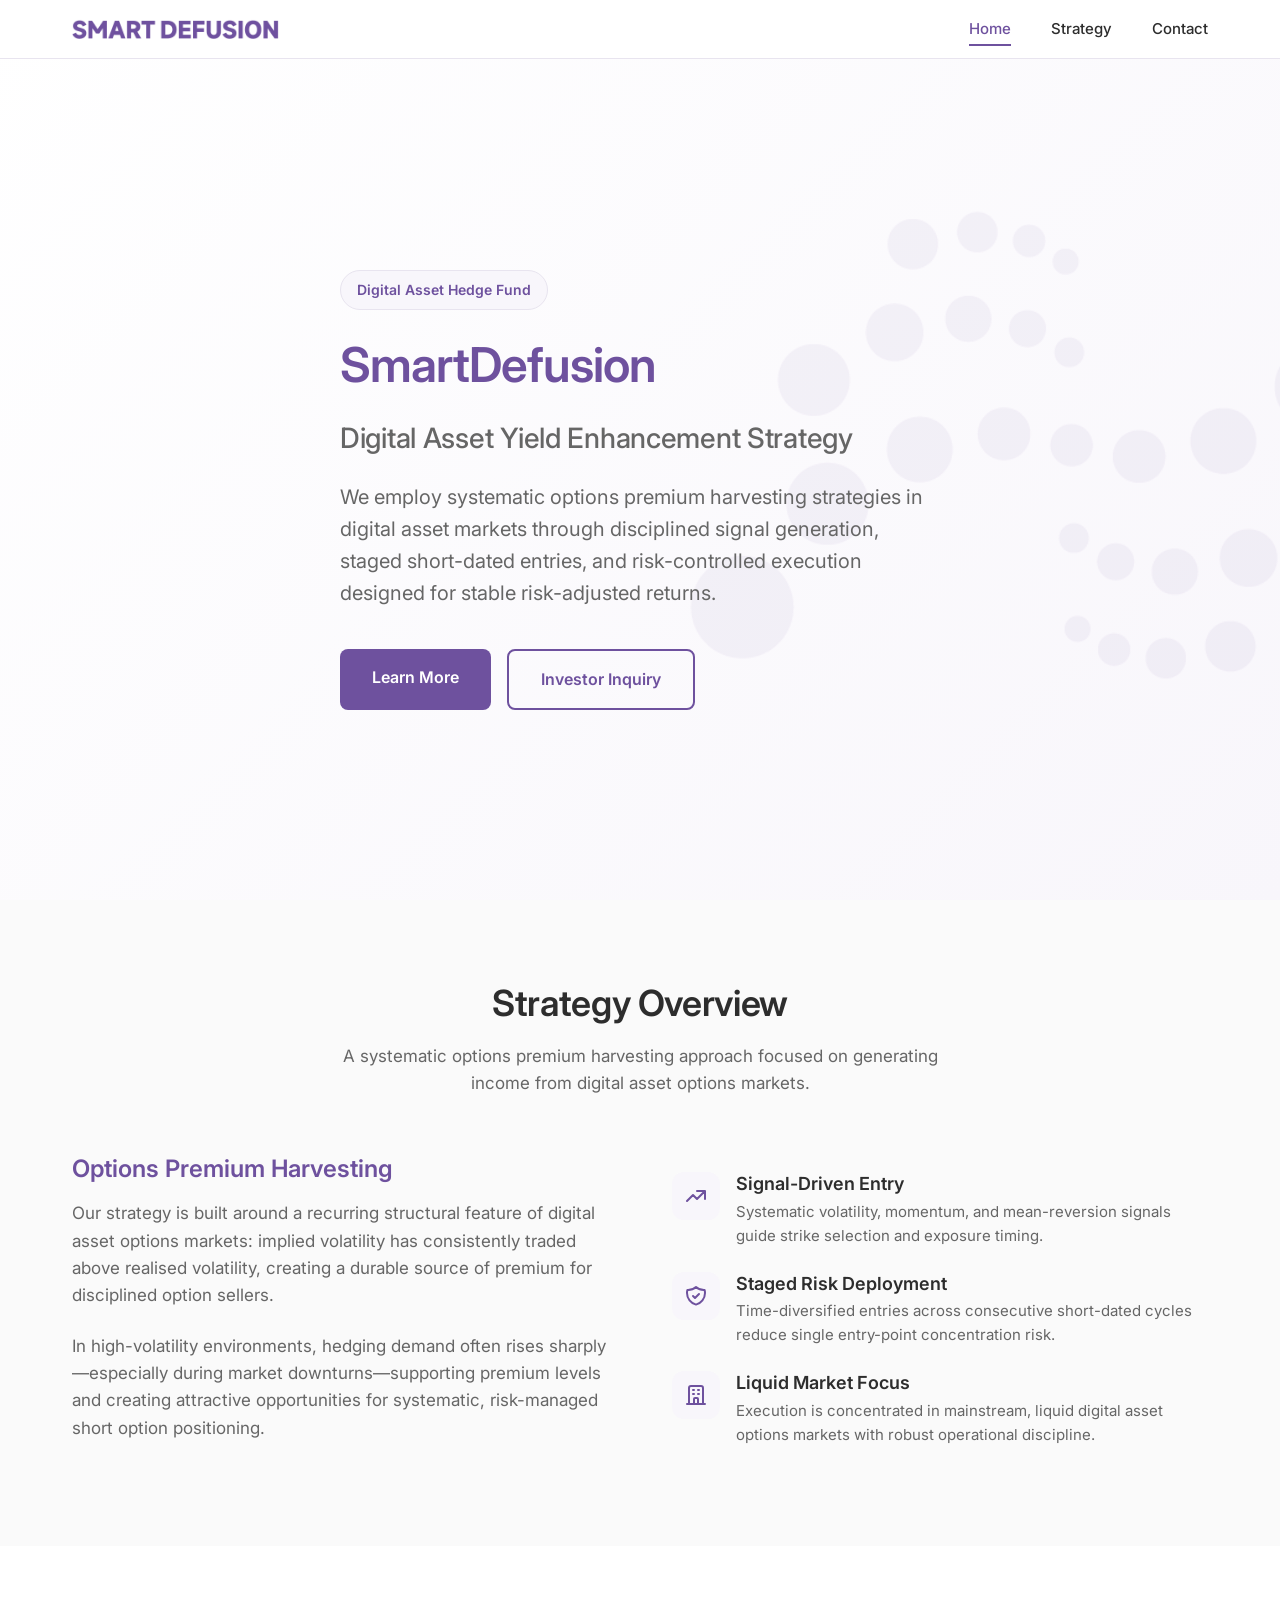
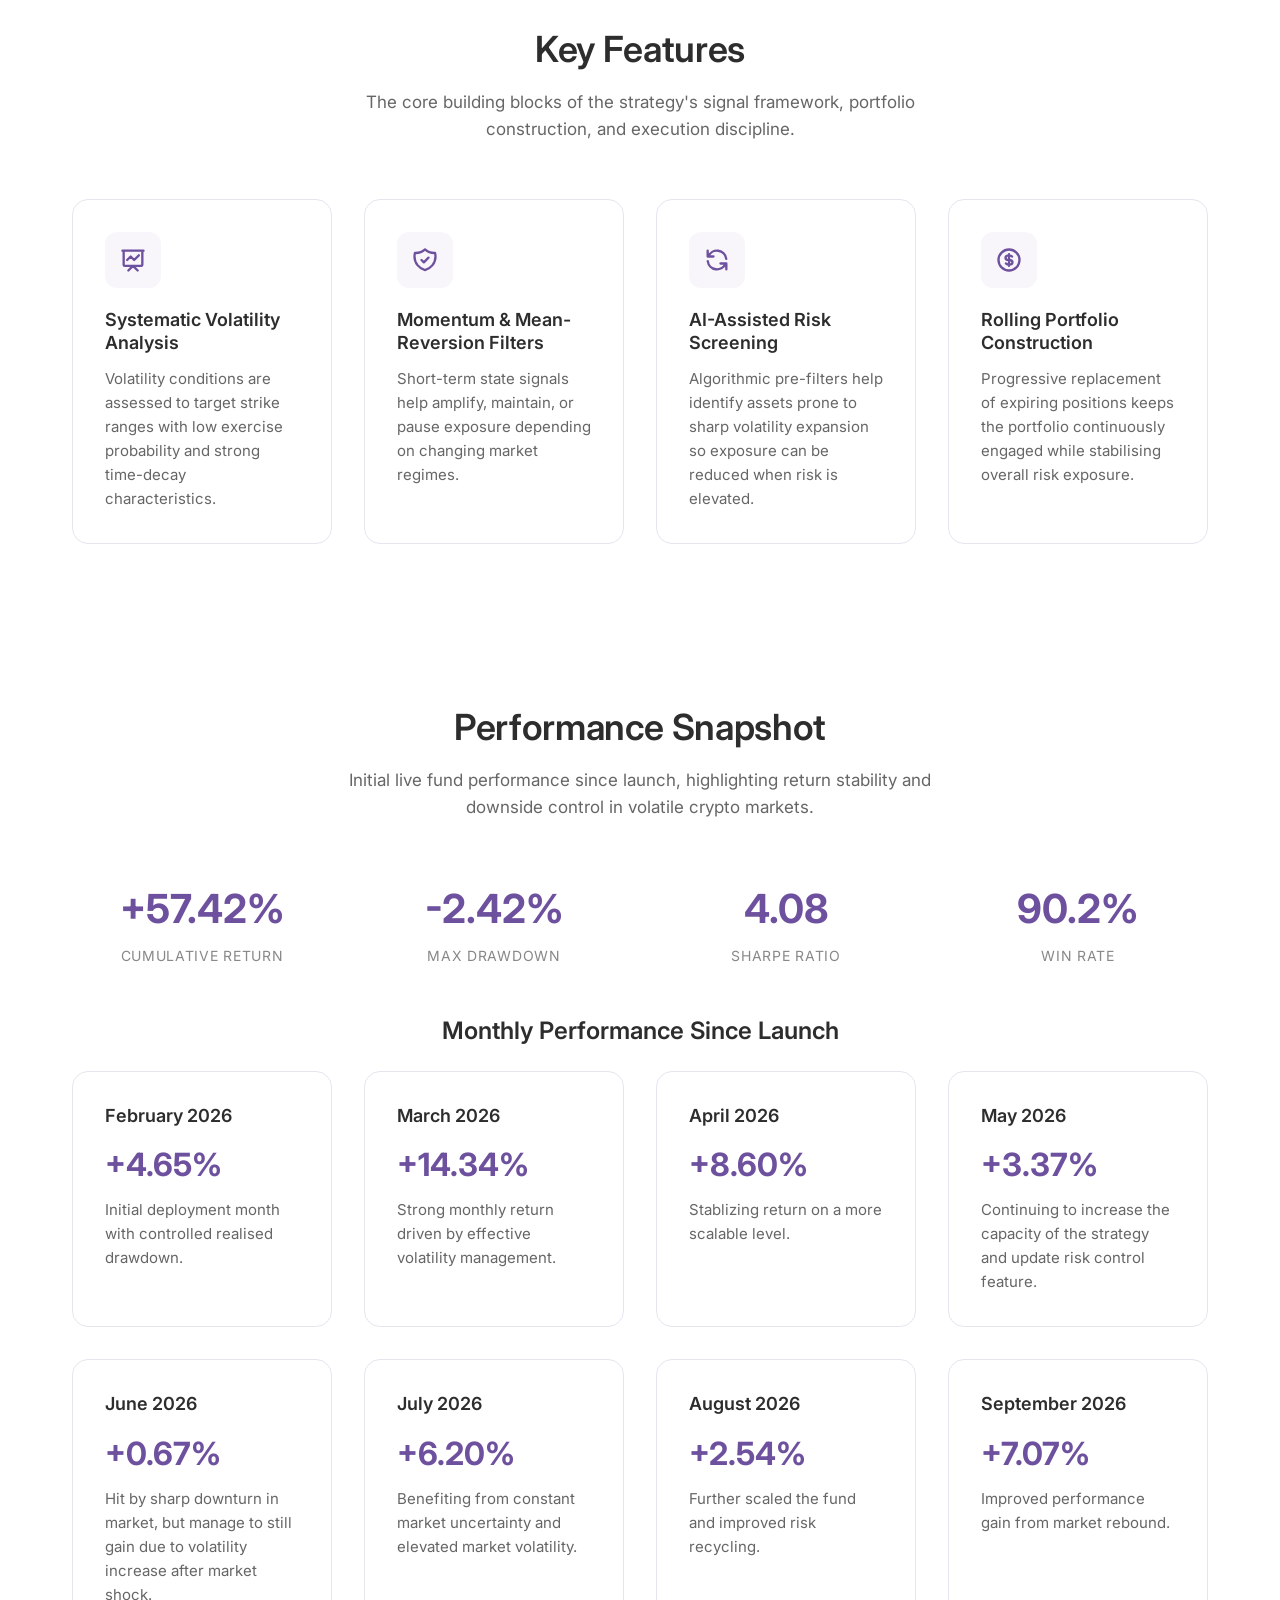
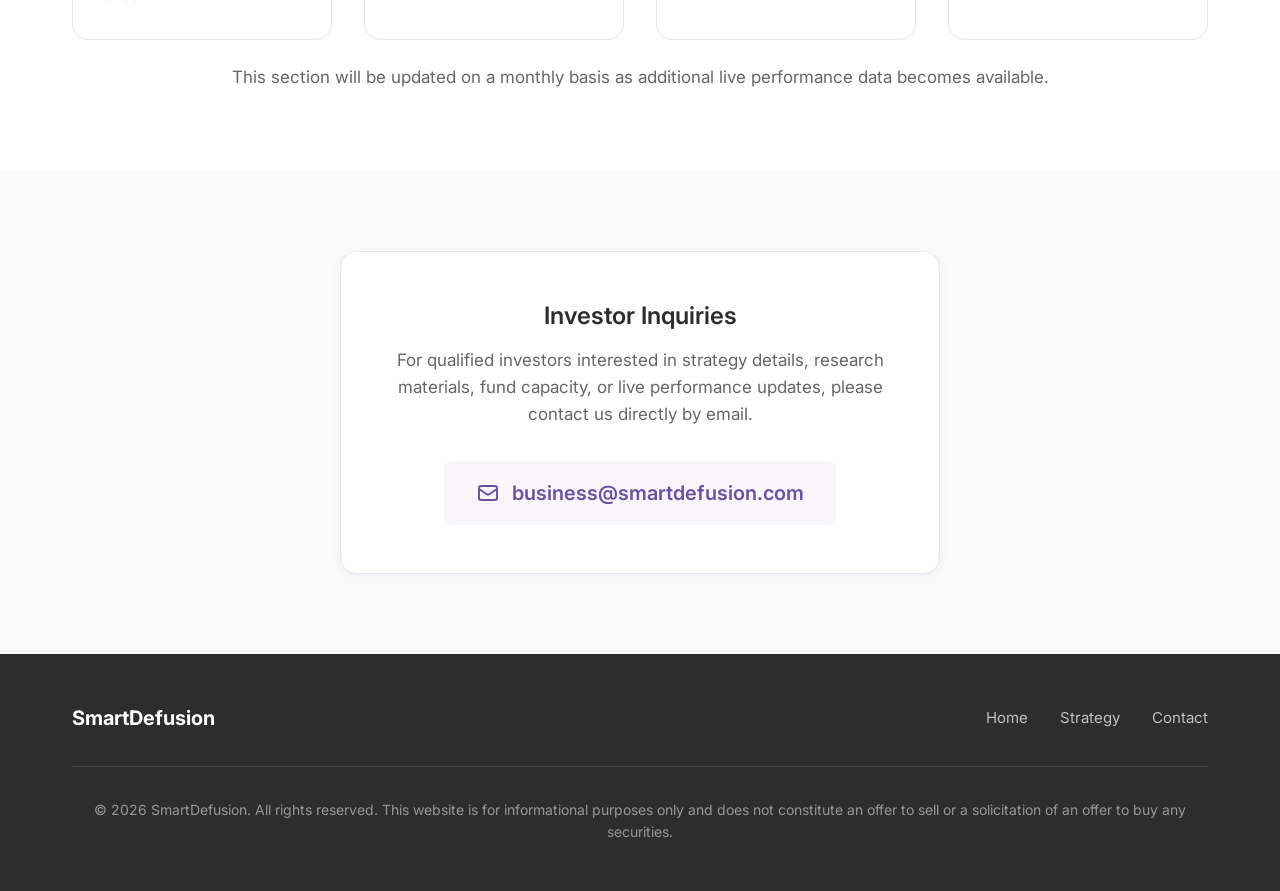
<file: index.html>
<!DOCTYPE html>
<html lang="en">
<head>
  <meta charset="UTF-8">
  <meta name="viewport" content="width=device-width, initial-scale=1.0">
  <meta name="description" content="SmartDefusion - Systematic digital asset options premium harvesting strategy driven by disciplined signals, staged entries, and risk-controlled execution.">
  <title>SmartDefusion | Digital Asset Hedge Fund</title>
  <link rel="icon" type="image/png" href="img/logo_dark.png">
  <link rel="preconnect" href="https://fonts.googleapis.com">
  <link rel="preconnect" href="https://fonts.gstatic.com" crossorigin>
  <link href="https://fonts.googleapis.com/css2?family=Inter:wght@400;500;600;700&display=swap" rel="stylesheet">
  <link rel="stylesheet" href="styles.css?v=1.1">
</head>
<body>
  <!-- Navigation -->
  <nav class="navbar">
    <div class="container">
      <a href="index.html" class="logo">
        <img src="img/name_dark.png" alt="SmartDefusion" class="logo-img">
      </a>
      <ul class="nav-links">
        <li><a href="index.html" class="active">Home</a></li>
        <li><a href="strategy.html">Strategy</a></li>
        <li><a href="#contact">Contact</a></li>
      </ul>
      <button class="mobile-menu-btn" aria-label="Toggle menu">
        <span></span>
        <span></span>
        <span></span>
      </button>
    </div>
  </nav>

  <!-- Hero Section -->
  <section class="hero">
    <div class="hero-bg-logo">
      <img src="img/logo_dark.png" alt="">
    </div>
    <div class="container">
      <div class="hero-content">
        <span class="hero-tagline">Digital Asset Hedge Fund</span>
        <h1><span>SmartDefusion</span></h1>
        <h2 style="font-size: 1.75rem; font-weight: 500; color: #666; margin-bottom: 1.5rem;">Digital Asset Yield Enhancement Strategy</h2>
        <p class="hero-description">
          We employ systematic options premium harvesting strategies in digital asset markets through
          disciplined signal generation, staged short-dated entries, and risk-controlled execution
          designed for stable risk-adjusted returns.
        </p>
        <div class="hero-buttons">
          <a href="strategy.html" class="btn btn-primary">Learn More</a>
          <a href="#contact" class="btn btn-outline">Investor Inquiry</a>
        </div>
      </div>
    </div>
  </section>

  <!-- Strategy Overview Section -->
  <section class="section strategy-overview bg-light">
    <div class="container">
      <div class="section-header">
        <h2>Strategy Overview</h2>
  <p>A systematic options premium harvesting approach focused on generating income from digital asset options markets.</p>
      </div>
      <div class="content-grid">
        <div class="strategy-text">
          <h3>Options Premium Harvesting</h3>
          <p>
            Our strategy is built around a recurring structural feature of digital asset options markets:
            implied volatility has consistently traded above realised volatility, creating a durable
            source of premium for disciplined option sellers.
          </p>
          <p>
            In high-volatility environments, hedging demand often rises sharply—especially during market
            downturns—supporting premium levels and creating attractive opportunities for systematic,
            risk-managed short option positioning.
          </p>
        </div>
        <div class="strategy-highlights">
          <div class="highlight-item">
            <div class="highlight-icon">
              <svg xmlns="http://www.w3.org/2000/svg" fill="none" viewBox="0 0 24 24" stroke="currentColor">
                <path stroke-linecap="round" stroke-linejoin="round" stroke-width="2" d="M13 7h8m0 0v8m0-8l-8 8-4-4-6 6" />
              </svg>
            </div>
            <div class="highlight-content">
              <h4>Signal-Driven Entry</h4>
              <p>Systematic volatility, momentum, and mean-reversion signals guide strike selection and exposure timing.</p>
            </div>
          </div>
          <div class="highlight-item">
            <div class="highlight-icon">
              <svg xmlns="http://www.w3.org/2000/svg" fill="none" viewBox="0 0 24 24" stroke="currentColor">
                <path stroke-linecap="round" stroke-linejoin="round" stroke-width="2" d="M9 12l2 2 4-4m5.618-4.016A11.955 11.955 0 0112 2.944a11.955 11.955 0 01-8.618 3.04A12.02 12.02 0 003 9c0 5.591 3.824 10.29 9 11.622 5.176-1.332 9-6.03 9-11.622 0-1.042-.133-2.052-.382-3.016z" />
              </svg>
            </div>
            <div class="highlight-content">
              <h4>Staged Risk Deployment</h4>
              <p>Time-diversified entries across consecutive short-dated cycles reduce single entry-point concentration risk.</p>
            </div>
          </div>
          <div class="highlight-item">
            <div class="highlight-icon">
              <svg xmlns="http://www.w3.org/2000/svg" fill="none" viewBox="0 0 24 24" stroke="currentColor">
                <path stroke-linecap="round" stroke-linejoin="round" stroke-width="2" d="M19 21V5a2 2 0 00-2-2H7a2 2 0 00-2 2v16m14 0h2m-2 0h-5m-9 0H3m2 0h5M9 7h1m-1 4h1m4-4h1m-1 4h1m-5 10v-5a1 1 0 011-1h2a1 1 0 011 1v5m-4 0h4" />
              </svg>
            </div>
            <div class="highlight-content">
              <h4>Liquid Market Focus</h4>
              <p>Execution is concentrated in mainstream, liquid digital asset options markets with robust operational discipline.</p>
            </div>
          </div>
        </div>
      </div>
    </div>
  </section>

  <!-- Key Features Section -->
  <section class="section features">
    <div class="container">
      <div class="section-header">
        <h2>Key Features</h2>
  <p>The core building blocks of the strategy's signal framework, portfolio construction, and execution discipline.</p>
      </div>
      <div class="features-grid">
        <div class="feature-card">
          <div class="feature-icon">
            <svg xmlns="http://www.w3.org/2000/svg" fill="none" viewBox="0 0 24 24" stroke="currentColor">
              <path stroke-linecap="round" stroke-linejoin="round" stroke-width="2" d="M7 12l3-3 3 3 4-4M8 21l4-4 4 4M3 4h18M4 4h16v12a1 1 0 01-1 1H5a1 1 0 01-1-1V4z" />
            </svg>
          </div>
          <h4>Systematic Volatility Analysis</h4>
          <p>Volatility conditions are assessed to target strike ranges with low exercise probability and strong time-decay characteristics.</p>
        </div>
        <div class="feature-card">
          <div class="feature-icon">
            <svg xmlns="http://www.w3.org/2000/svg" fill="none" viewBox="0 0 24 24" stroke="currentColor">
              <path stroke-linecap="round" stroke-linejoin="round" stroke-width="2" d="M9 12l2 2 4-4m5.618-4.016A11.955 11.955 0 0112 2.944a11.955 11.955 0 01-8.618 3.04A12.02 12.02 0 003 9c0 5.591 3.824 10.29 9 11.622 5.176-1.332 9-6.03 9-11.622 0-1.042-.133-2.052-.382-3.016z" />
            </svg>
          </div>
          <h4>Momentum & Mean-Reversion Filters</h4>
          <p>Short-term state signals help amplify, maintain, or pause exposure depending on changing market regimes.</p>
        </div>
        <div class="feature-card">
          <div class="feature-icon">
            <svg xmlns="http://www.w3.org/2000/svg" fill="none" viewBox="0 0 24 24" stroke="currentColor">
              <path stroke-linecap="round" stroke-linejoin="round" stroke-width="2" d="M4 4v5h.582m15.356 2A8.001 8.001 0 004.582 9m0 0H9m11 11v-5h-.581m0 0a8.003 8.003 0 01-15.357-2m15.357 2H15" />
            </svg>
          </div>
          <h4>AI-Assisted Risk Screening</h4>
          <p>Algorithmic pre-filters help identify assets prone to sharp volatility expansion so exposure can be reduced when risk is elevated.</p>
        </div>
        <div class="feature-card">
          <div class="feature-icon">
            <svg xmlns="http://www.w3.org/2000/svg" fill="none" viewBox="0 0 24 24" stroke="currentColor">
              <path stroke-linecap="round" stroke-linejoin="round" stroke-width="2" d="M12 8c-1.657 0-3 .895-3 2s1.343 2 3 2 3 .895 3 2-1.343 2-3 2m0-8c1.11 0 2.08.402 2.599 1M12 8V7m0 1v8m0 0v1m0-1c-1.11 0-2.08-.402-2.599-1M21 12a9 9 0 11-18 0 9 9 0 0118 0z" />
            </svg>
          </div>
          <h4>Rolling Portfolio Construction</h4>
          <p>Progressive replacement of expiring positions keeps the portfolio continuously engaged while stabilising overall risk exposure.</p>
        </div>
      </div>
    </div>
  </section>

  <!-- Performance Snapshot Section -->
  <section class="section performance">
    <div class="container">
      <div class="section-header">
        <h2>Performance Snapshot</h2>
        <p>Initial live fund performance since launch, highlighting return stability and downside control in volatile crypto markets.</p>
      </div>
      <div class="stats-preview">
        <div class="stat-item">
          <div class="stat-value">+57.42%</div>
          <div class="stat-label">Cumulative Return</div>
        </div>
        <div class="stat-item">
          <div class="stat-value">-2.42%</div>
          <div class="stat-label">Max Drawdown</div>
        </div>
        <div class="stat-item">
          <div class="stat-value">4.08</div>
          <div class="stat-label">Sharpe Ratio</div>
        </div>
        <div class="stat-item">
          <div class="stat-value">90.2%</div>
          <div class="stat-label">Win Rate</div>
        </div>
      </div>
      <h3 style="text-align: center; margin: 3rem 0 1.5rem; color: #2D2D2D;">Monthly Performance Since Launch</h3>
      <div class="features-grid">
        <div class="feature-card">
          <h4>February 2026</h4>
          <p style="font-size: 2rem; font-weight: 700; color: #6E519E; margin-bottom: 0.5rem;">+4.65%</p>
          <p>Initial deployment month with controlled realised drawdown.</p>
        </div>
        <div class="feature-card">
          <h4>March 2026</h4>
          <p style="font-size: 2rem; font-weight: 700; color: #6E519E; margin-bottom: 0.5rem;">+14.34%</p>
          <p>Strong monthly return driven by effective volatility management.</p>
        </div>
        <div class="feature-card">
          <h4>April 2026</h4>
          <p style="font-size: 2rem; font-weight: 700; color: #6E519E; margin-bottom: 0.5rem;">+8.60%</p>
          <p>Stablizing return on a more scalable level.</p>
        </div>
        <div class="feature-card">
          <h4>May 2026</h4>
          <p style="font-size: 2rem; font-weight: 700; color: #6E519E; margin-bottom: 0.5rem;">+3.37%</p>
          <p>Continuing to increase the capacity of the strategy and update risk control feature.</p>
        </div>
        <div class="feature-card">
          <h4>June 2026</h4>
          <p style="font-size: 2rem; font-weight: 700; color: #6E519E; margin-bottom: 0.5rem;">+0.67%</p>
          <p>Hit by sharp downturn in market, but manage to still gain due to volatility increase after market shock.</p>
        </div>
        <div class="feature-card">
          <h4>July 2026</h4>
          <p style="font-size: 2rem; font-weight: 700; color: #6E519E; margin-bottom: 0.5rem;">+6.20%</p>
          <p>Benefiting from constant market uncertainty and elevated market volatility.</p>
        </div>
        <div class="feature-card">
          <h4>August 2026</h4>
          <p style="font-size: 2rem; font-weight: 700; color: #6E519E; margin-bottom: 0.5rem;">+2.54%</p>
          <p>Further scaled the fund and improved risk recycling.</p>
        </div>
        <div class="feature-card">
          <h4>September 2026</h4>
          <p style="font-size: 2rem; font-weight: 700; color: #6E519E; margin-bottom: 0.5rem;">+7.07%</p>
          <p>Improved performance gain from market rebound.</p>
        </div>
      </div>
      <p style="margin-top: 1.5rem; text-align: center; color: #666; max-width: 820px; margin-left: auto; margin-right: auto;">
        This section will be updated on a monthly basis as additional live performance data becomes available.
      </p>
    </div>
  </section>

  <!-- Contact Section -->
  <section id="contact" class="section contact bg-light">
    <div class="container">
      <div class="contact-content">
        <div class="contact-card">
          <h3>Investor Inquiries</h3>
          <p>
            For qualified investors interested in strategy details, research materials, fund capacity,
            or live performance updates, please contact us directly by email.
          </p>
          <a href="mailto:business@smartdefusion.com" class="contact-email">
            <svg xmlns="http://www.w3.org/2000/svg" fill="none" viewBox="0 0 24 24" stroke="currentColor">
              <path stroke-linecap="round" stroke-linejoin="round" stroke-width="2" d="M3 8l7.89 5.26a2 2 0 002.22 0L21 8M5 19h14a2 2 0 002-2V7a2 2 0 00-2-2H5a2 2 0 00-2 2v10a2 2 0 002 2z" />
            </svg>
            business@smartdefusion.com
          </a>
        </div>
      </div>
    </div>
  </section>

  <!-- Footer -->
  <footer class="footer">
    <div class="container">
      <div class="footer-content">
        <span class="footer-logo">SmartDefusion</span>
        <ul class="footer-links">
          <li><a href="index.html">Home</a></li>
          <li><a href="strategy.html">Strategy</a></li>
          <li><a href="#contact">Contact</a></li>
        </ul>
      </div>
      <p class="footer-copyright">
        &copy; 2026 SmartDefusion. All rights reserved. This website is for informational purposes only and does not constitute an offer to sell or a solicitation of an offer to buy any securities.
      </p>
    </div>
  </footer>

  <!-- Mobile Menu Script -->
  <script>
    document.addEventListener('DOMContentLoaded', function() {
      const mobileMenuBtn = document.querySelector('.mobile-menu-btn');
      const navLinks = document.querySelector('.nav-links');

      mobileMenuBtn.addEventListener('click', function() {
        navLinks.classList.toggle('active');
      });

      // Close menu when clicking a link
      document.querySelectorAll('.nav-links a').forEach(link => {
        link.addEventListener('click', () => {
          navLinks.classList.remove('active');
        });
      });

      // Close menu when clicking outside
      document.addEventListener('click', function(event) {
        if (!event.target.closest('.navbar')) {
          navLinks.classList.remove('active');
        }
      });
    });
  </script>
</body>
</html>
</file>
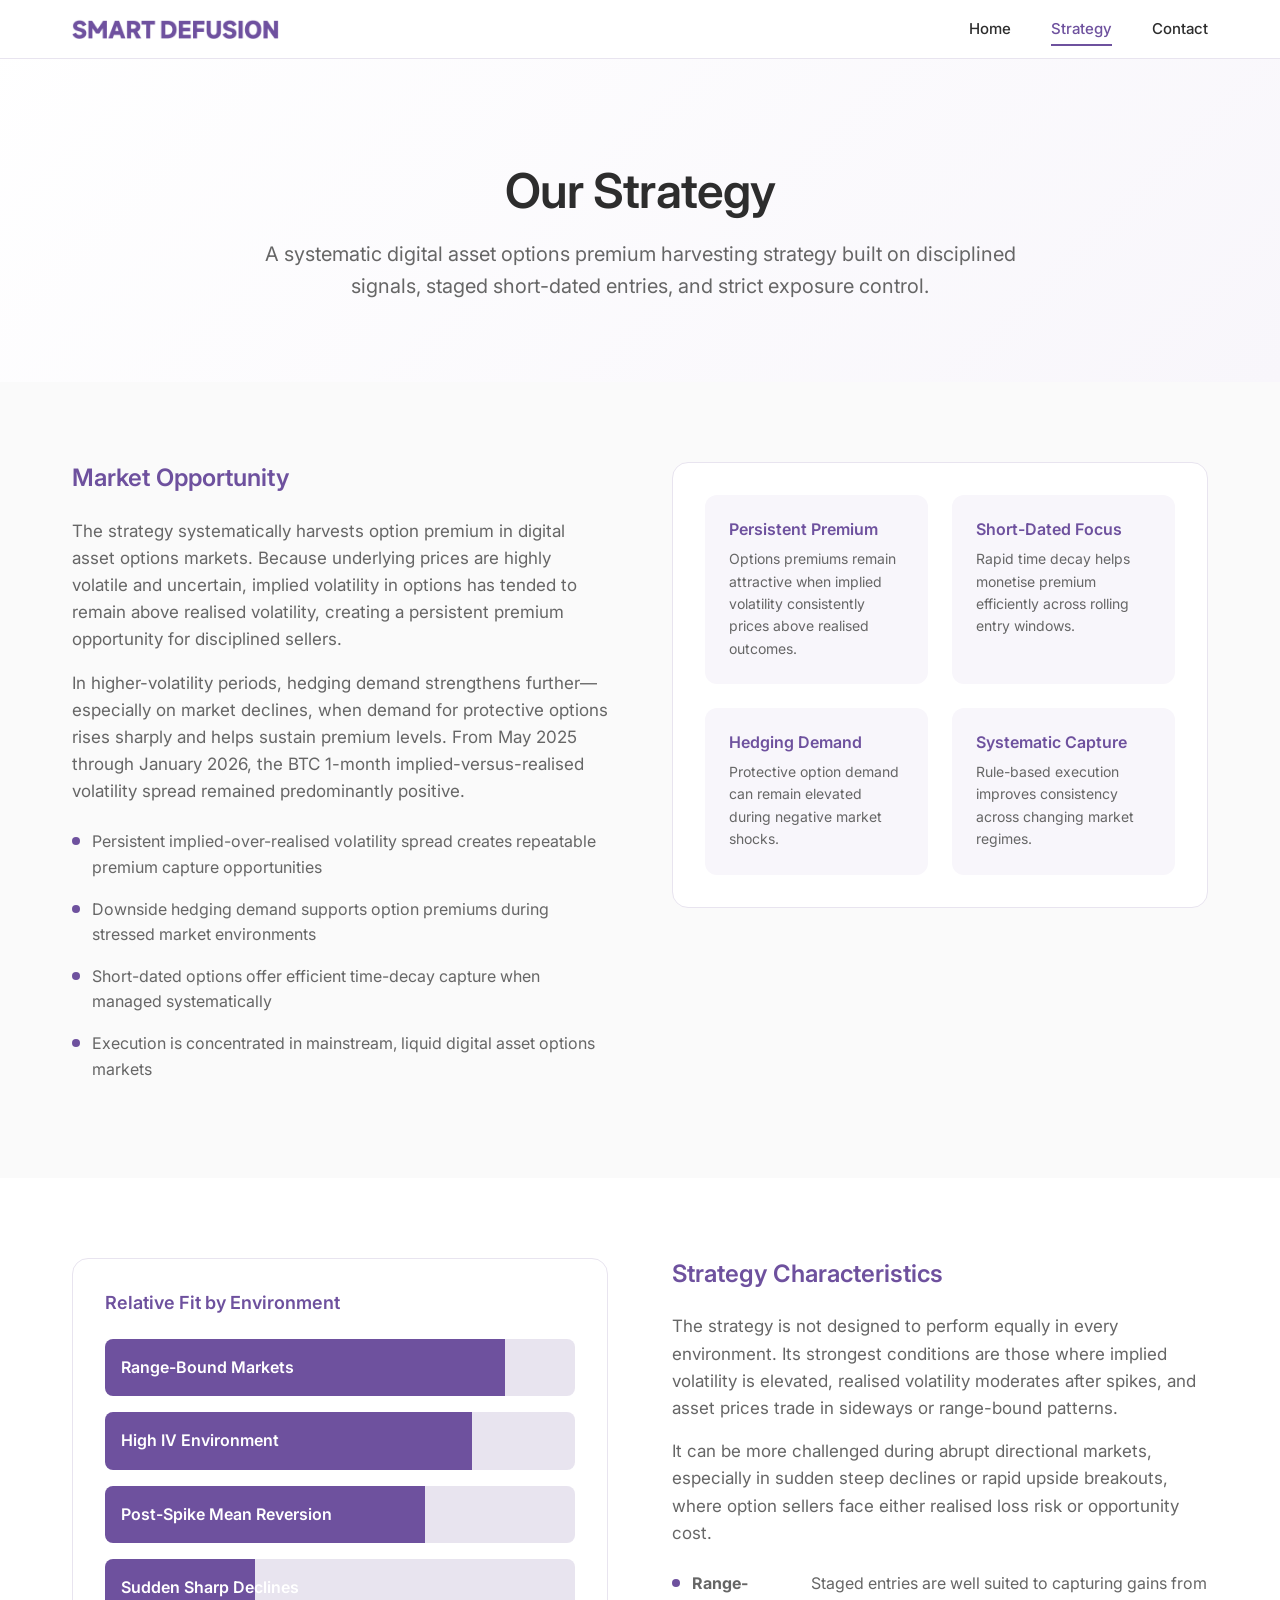
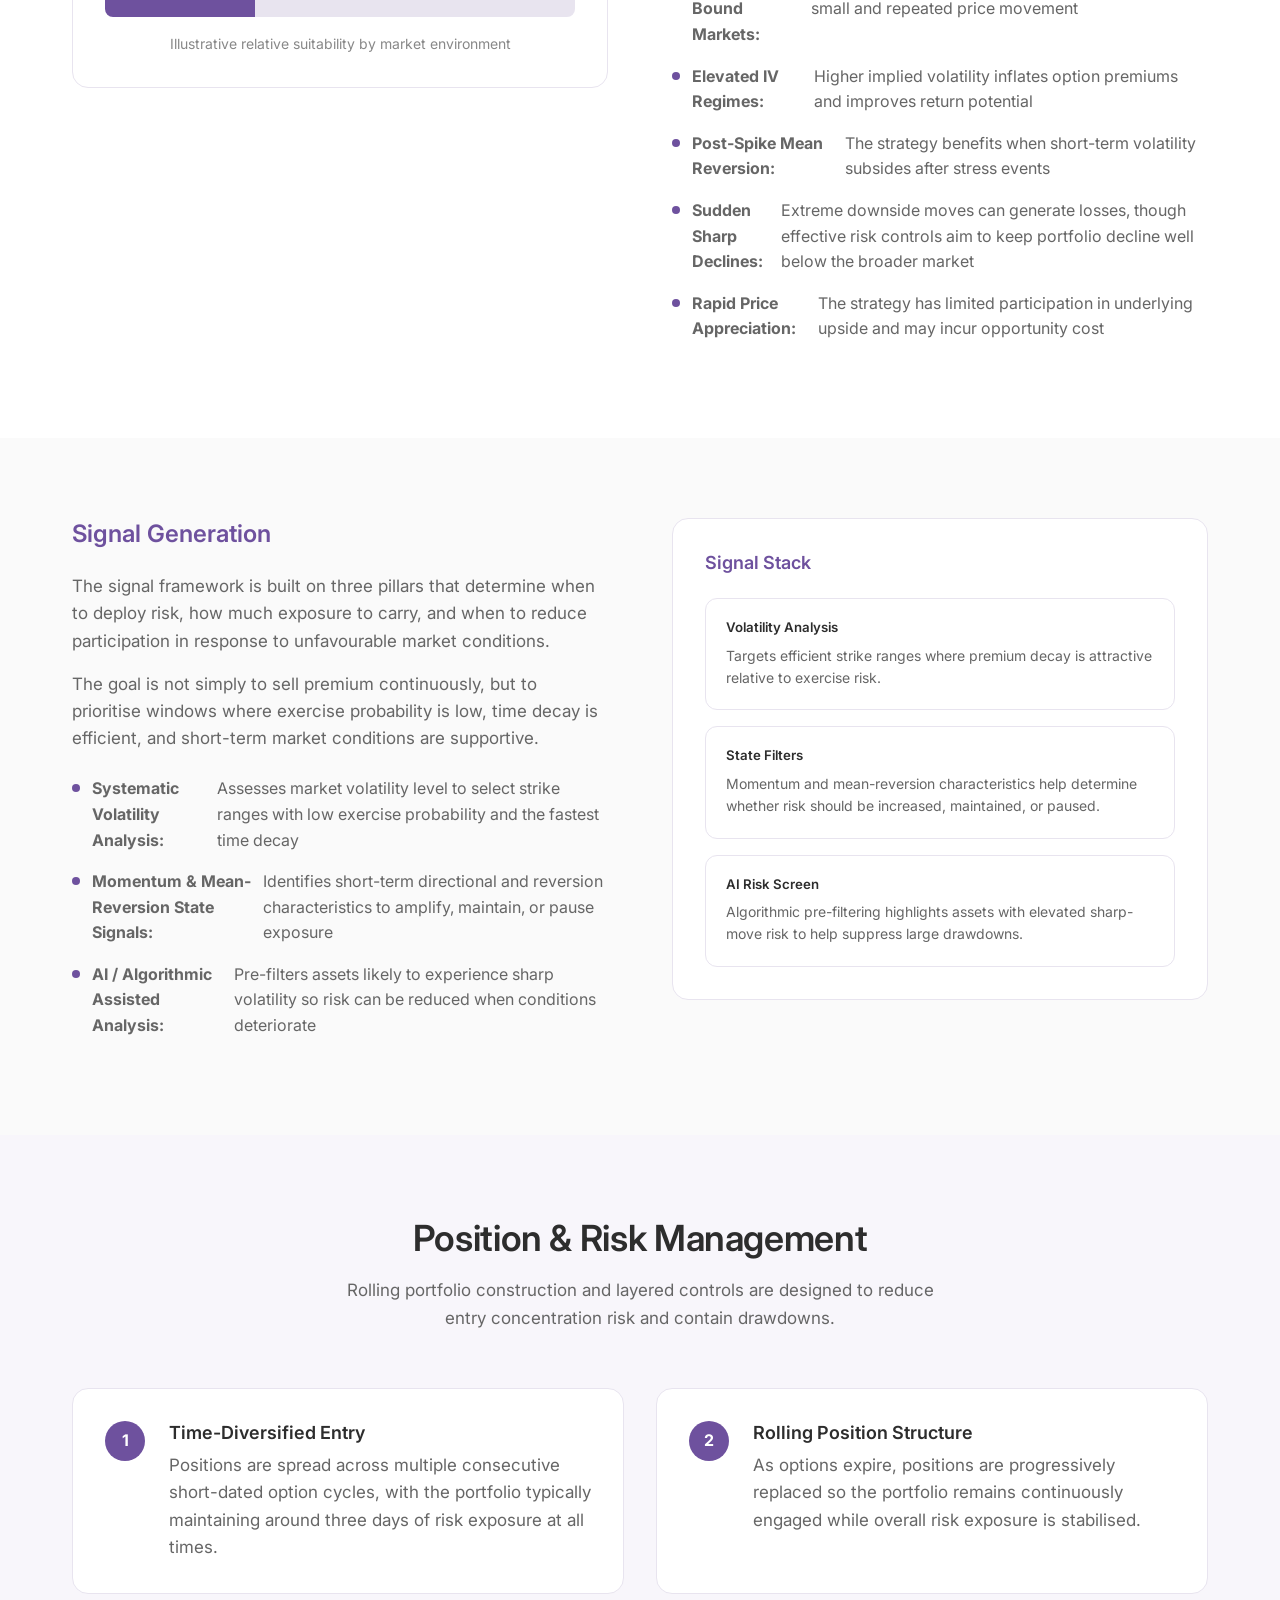
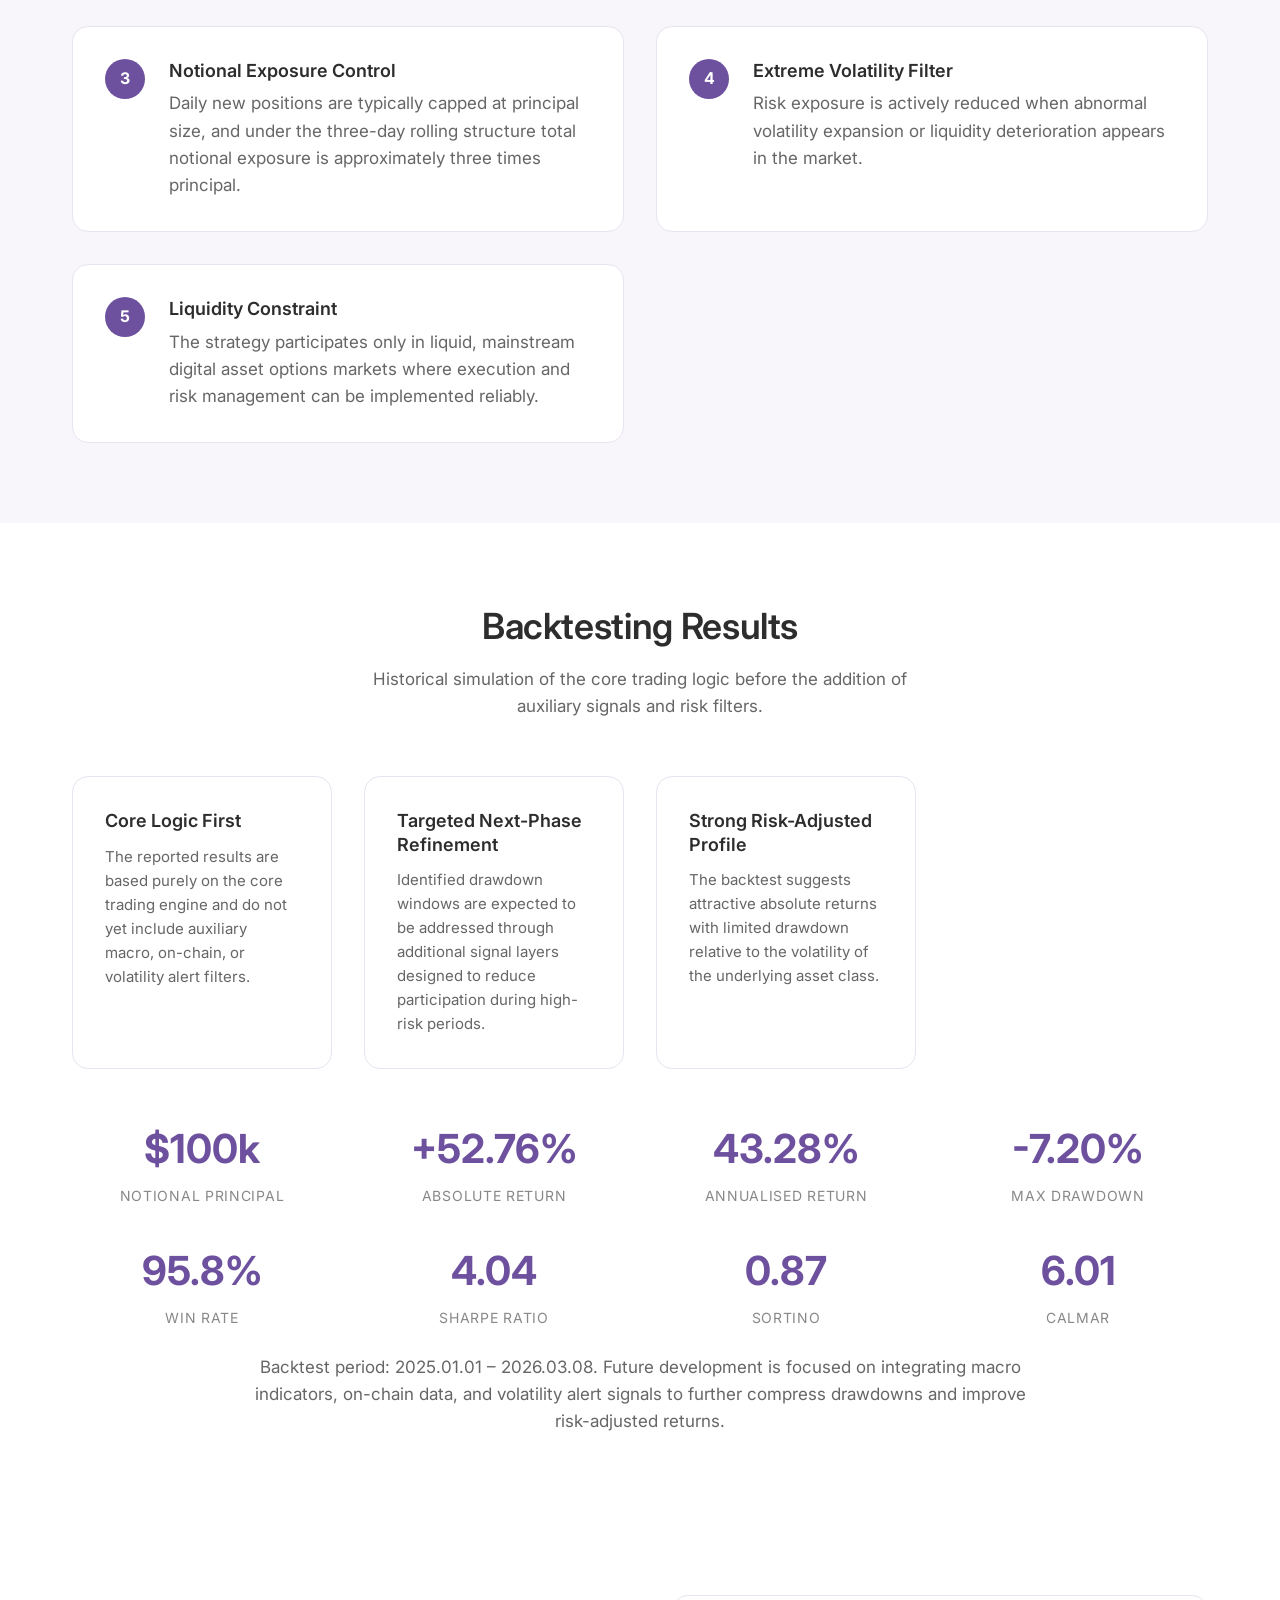
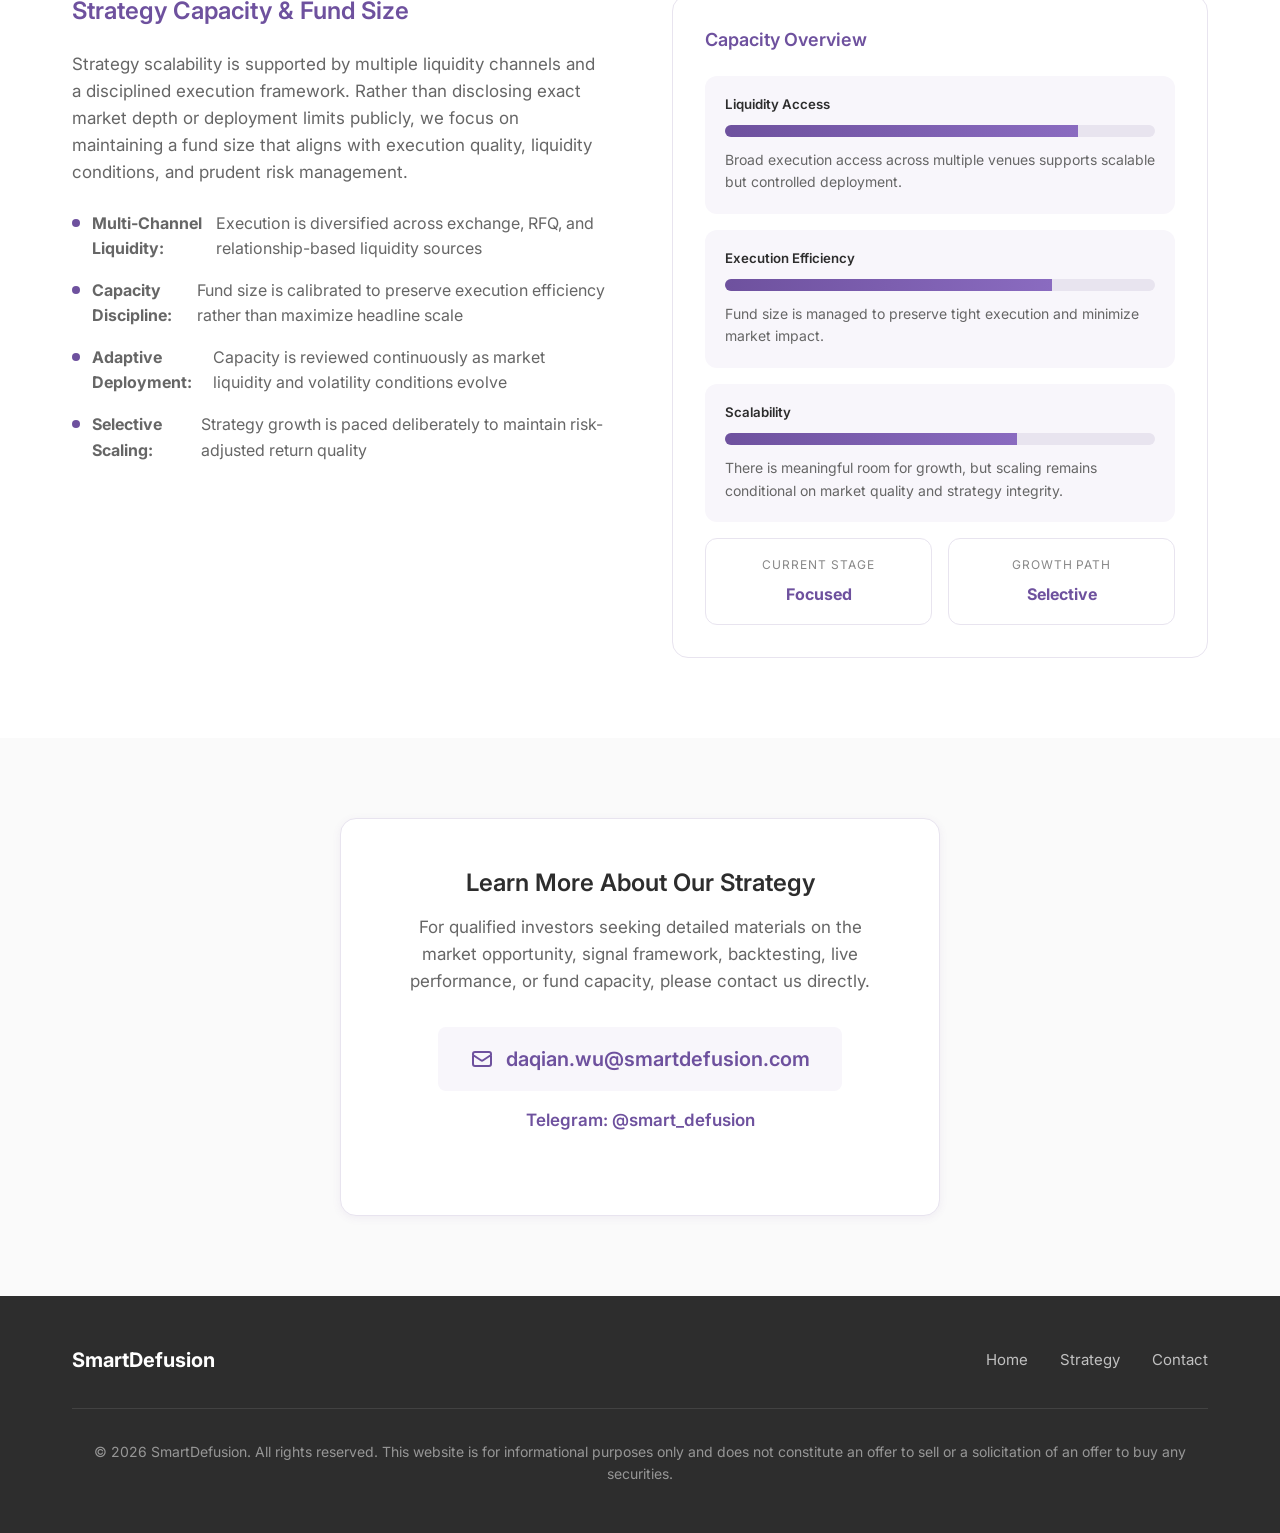
<file: strategy.html>
<!DOCTYPE html>
<html lang="en">
<head>
  <meta charset="UTF-8">
  <meta name="viewport" content="width=device-width, initial-scale=1.0">
  <meta name="description" content="SmartDefusion Strategy - Learn about our options premium harvesting approach, signal framework, rolling risk controls, backtest results, and early live performance in digital asset options.">
  <title>Strategy | SmartDefusion</title>
  <link rel="icon" type="image/png" href="img/logo_dark.png">
  <link rel="preconnect" href="https://fonts.googleapis.com">
  <link rel="preconnect" href="https://fonts.gstatic.com" crossorigin>
  <link href="https://fonts.googleapis.com/css2?family=Inter:wght@400;500;600;700&display=swap" rel="stylesheet">
  <link rel="stylesheet" href="styles.css?v=1.1">
</head>
<body>
  <!-- Navigation -->
  <nav class="navbar">
    <div class="container">
      <a href="index.html" class="logo">
        <img src="img/name_dark.png" alt="SmartDefusion" class="logo-img">
      </a>
      <ul class="nav-links">
        <li><a href="index.html">Home</a></li>
        <li><a href="strategy.html" class="active">Strategy</a></li>
        <li><a href="index.html#contact">Contact</a></li>
      </ul>
      <button class="mobile-menu-btn" aria-label="Toggle menu">
        <span></span>
        <span></span>
        <span></span>
      </button>
    </div>
  </nav>

  <!-- Page Hero -->
  <section class="page-hero">
    <div class="container">
      <h1>Our Strategy</h1>
      <p style="font-size: 1.25rem; color: #666; max-width: 760px; margin: 0 auto;">
        A systematic digital asset options premium harvesting strategy built on disciplined signals, staged short-dated entries, and strict exposure control.
      </p>
    </div>
  </section>

  <!-- Market Opportunity Section -->
  <section class="section bg-light">
    <div class="container">
      <div class="strategy-section">
        <div class="strategy-content">
          <h3>Market Opportunity</h3>
          <p>
            The strategy systematically harvests option premium in digital asset options markets.
            Because underlying prices are highly volatile and uncertain, implied volatility in options has
            tended to remain above realised volatility, creating a persistent premium opportunity for disciplined sellers.
          </p>
          <p>
            In higher-volatility periods, hedging demand strengthens further—especially on market declines,
            when demand for protective options rises sharply and helps sustain premium levels. From May 2025
            through January 2026, the BTC 1-month implied-versus-realised volatility spread remained predominantly positive.
          </p>
          <ul class="strategy-list">
            <li>Persistent implied-over-realised volatility spread creates repeatable premium capture opportunities</li>
            <li>Downside hedging demand supports option premiums during stressed market environments</li>
            <li>Short-dated options offer efficient time-decay capture when managed systematically</li>
            <li>Execution is concentrated in mainstream, liquid digital asset options markets</li>
          </ul>
        </div>
        <div class="strategy-visual">
          <div class="framework-grid">
            <div class="framework-item">
              <h4>Persistent Premium</h4>
              <p>Options premiums remain attractive when implied volatility consistently prices above realised outcomes.</p>
            </div>
            <div class="framework-item">
              <h4>Short-Dated Focus</h4>
              <p>Rapid time decay helps monetise premium efficiently across rolling entry windows.</p>
            </div>
            <div class="framework-item">
              <h4>Hedging Demand</h4>
              <p>Protective option demand can remain elevated during negative market shocks.</p>
            </div>
            <div class="framework-item">
              <h4>Systematic Capture</h4>
              <p>Rule-based execution improves consistency across changing market regimes.</p>
            </div>
          </div>
        </div>
      </div>
    </div>
  </section>

  <!-- Strategy Characteristics Section -->
  <section class="section">
    <div class="container">
      <div class="strategy-section reverse">
        <div class="strategy-content">
          <h3>Strategy Characteristics</h3>
          <p>
            The strategy is not designed to perform equally in every environment. Its strongest conditions
            are those where implied volatility is elevated, realised volatility moderates after spikes,
            and asset prices trade in sideways or range-bound patterns.
          </p>
          <p>
            It can be more challenged during abrupt directional markets, especially in sudden steep declines
            or rapid upside breakouts, where option sellers face either realised loss risk or opportunity cost.
          </p>
          <ul class="strategy-list">
            <li><strong>Range-Bound Markets:</strong> Staged entries are well suited to capturing gains from small and repeated price movement</li>
            <li><strong>Elevated IV Regimes:</strong> Higher implied volatility inflates option premiums and improves return potential</li>
            <li><strong>Post-Spike Mean Reversion:</strong> The strategy benefits when short-term volatility subsides after stress events</li>
            <li><strong>Sudden Sharp Declines:</strong> Extreme downside moves can generate losses, though effective risk controls aim to keep portfolio decline well below the broader market</li>
            <li><strong>Rapid Price Appreciation:</strong> The strategy has limited participation in underlying upside and may incur opportunity cost</li>
          </ul>
        </div>
        <div class="strategy-visual">
          <h4 style="margin-bottom: 1.5rem; color: #6E519E;">Relative Fit by Environment</h4>
          <div style="display: flex; flex-direction: column; gap: 1rem;">
            <div style="background: linear-gradient(90deg, #6E519E 85%, #E8E4EF 85%); padding: 1rem; border-radius: 0.5rem;">
              <span style="color: white; font-weight: 600;">Range-Bound Markets</span>
            </div>
            <div style="background: linear-gradient(90deg, #6E519E 78%, #E8E4EF 78%); padding: 1rem; border-radius: 0.5rem;">
              <span style="color: white; font-weight: 600;">High IV Environment</span>
            </div>
            <div style="background: linear-gradient(90deg, #6E519E 68%, #E8E4EF 68%); padding: 1rem; border-radius: 0.5rem;">
              <span style="color: white; font-weight: 600;">Post-Spike Mean Reversion</span>
            </div>
            <div style="background: linear-gradient(90deg, #6E519E 32%, #E8E4EF 32%); padding: 1rem; border-radius: 0.5rem;">
              <span style="color: white; font-weight: 600;">Sudden Sharp Declines</span>
            </div>
          </div>
          <p style="font-size: 0.875rem; color: #888; margin-top: 1rem; text-align: center;">Illustrative relative suitability by market environment</p>
        </div>
      </div>
    </div>
  </section>

  <!-- Signal Generation Section -->
  <section class="section bg-light">
    <div class="container">
      <div class="strategy-section">
        <div class="strategy-content">
          <h3>Signal Generation</h3>
          <p>
            The signal framework is built on three pillars that determine when to deploy risk, how much
            exposure to carry, and when to reduce participation in response to unfavourable market conditions.
          </p>
          <p>
            The goal is not simply to sell premium continuously, but to prioritise windows where exercise
            probability is low, time decay is efficient, and short-term market conditions are supportive.
          </p>
          <ul class="strategy-list">
            <li><strong>Systematic Volatility Analysis:</strong> Assesses market volatility level to select strike ranges with low exercise probability and the fastest time decay</li>
            <li><strong>Momentum & Mean-Reversion State Signals:</strong> Identifies short-term directional and reversion characteristics to amplify, maintain, or pause exposure</li>
            <li><strong>AI / Algorithmic Assisted Analysis:</strong> Pre-filters assets likely to experience sharp volatility so risk can be reduced when conditions deteriorate</li>
          </ul>
        </div>
        <div class="strategy-visual">
          <h4 style="margin-bottom: 1.5rem; color: #6E519E;">Signal Stack</h4>
          <div style="display: flex; flex-direction: column; gap: 1rem;">
            <div style="padding: 1.25rem; background-color: white; border: 1px solid #E8E4EF; border-radius: 0.75rem;">
              <h5 style="margin-bottom: 0.5rem; color: #2D2D2D;">Volatility Analysis</h5>
              <p style="font-size: 0.875rem; margin: 0;">Targets efficient strike ranges where premium decay is attractive relative to exercise risk.</p>
            </div>
            <div style="padding: 1.25rem; background-color: white; border: 1px solid #E8E4EF; border-radius: 0.75rem;">
              <h5 style="margin-bottom: 0.5rem; color: #2D2D2D;">State Filters</h5>
              <p style="font-size: 0.875rem; margin: 0;">Momentum and mean-reversion characteristics help determine whether risk should be increased, maintained, or paused.</p>
            </div>
            <div style="padding: 1.25rem; background-color: white; border: 1px solid #E8E4EF; border-radius: 0.75rem;">
              <h5 style="margin-bottom: 0.5rem; color: #2D2D2D;">AI Risk Screen</h5>
              <p style="font-size: 0.875rem; margin: 0;">Algorithmic pre-filtering highlights assets with elevated sharp-move risk to help suppress large drawdowns.</p>
            </div>
          </div>
        </div>
      </div>
    </div>
  </section>

  <!-- Risk Control Framework Section -->
  <section class="section bg-purple">
    <div class="container">
      <div class="section-header">
        <h2>Position & Risk Management</h2>
        <p>Rolling portfolio construction and layered controls are designed to reduce entry concentration risk and contain drawdowns.</p>
      </div>
      <div class="risk-grid">
        <div class="risk-card">
          <div class="risk-number">1</div>
          <div class="risk-content">
            <h4>Time-Diversified Entry</h4>
            <p>Positions are spread across multiple consecutive short-dated option cycles, with the portfolio typically maintaining around three days of risk exposure at all times.</p>
          </div>
        </div>
        <div class="risk-card">
          <div class="risk-number">2</div>
          <div class="risk-content">
            <h4>Rolling Position Structure</h4>
            <p>As options expire, positions are progressively replaced so the portfolio remains continuously engaged while overall risk exposure is stabilised.</p>
          </div>
        </div>
        <div class="risk-card">
          <div class="risk-number">3</div>
          <div class="risk-content">
            <h4>Notional Exposure Control</h4>
            <p>Daily new positions are typically capped at principal size, and under the three-day rolling structure total notional exposure is approximately three times principal.</p>
          </div>
        </div>
        <div class="risk-card">
          <div class="risk-number">4</div>
          <div class="risk-content">
            <h4>Extreme Volatility Filter</h4>
            <p>Risk exposure is actively reduced when abnormal volatility expansion or liquidity deterioration appears in the market.</p>
          </div>
        </div>
        <div class="risk-card">
          <div class="risk-number">5</div>
          <div class="risk-content">
            <h4>Liquidity Constraint</h4>
            <p>The strategy participates only in liquid, mainstream digital asset options markets where execution and risk management can be implemented reliably.</p>
          </div>
        </div>
      </div>
    </div>
  </section>

  <!-- Backtesting Results Section -->
  <section class="section">
    <div class="container">
      <div class="section-header">
        <h2>Backtesting Results</h2>
        <p>Historical simulation of the core trading logic before the addition of auxiliary signals and risk filters.</p>
      </div>
      <div class="features-grid">
        <div class="feature-card">
          <h4>Core Logic First</h4>
          <p>The reported results are based purely on the core trading engine and do not yet include auxiliary macro, on-chain, or volatility alert filters.</p>
        </div>
        <div class="feature-card">
          <h4>Targeted Next-Phase Refinement</h4>
          <p>Identified drawdown windows are expected to be addressed through additional signal layers designed to reduce participation during high-risk periods.</p>
        </div>
        <div class="feature-card">
          <h4>Strong Risk-Adjusted Profile</h4>
          <p>The backtest suggests attractive absolute returns with limited drawdown relative to the volatility of the underlying asset class.</p>
        </div>
      </div>
      <div class="stats-preview" style="margin-top: 3rem;">
        <div class="stat-item">
          <div class="stat-value">$100k</div>
          <div class="stat-label">Notional Principal</div>
        </div>
        <div class="stat-item">
          <div class="stat-value">+52.76%</div>
          <div class="stat-label">Absolute Return</div>
        </div>
        <div class="stat-item">
          <div class="stat-value">43.28%</div>
          <div class="stat-label">Annualised Return</div>
        </div>
        <div class="stat-item">
          <div class="stat-value">-7.20%</div>
          <div class="stat-label">Max Drawdown</div>
        </div>
        <div class="stat-item">
          <div class="stat-value">95.8%</div>
          <div class="stat-label">Win Rate</div>
        </div>
        <div class="stat-item">
          <div class="stat-value">4.04</div>
          <div class="stat-label">Sharpe Ratio</div>
        </div>
        <div class="stat-item">
          <div class="stat-value">0.87</div>
          <div class="stat-label">Sortino</div>
        </div>
        <div class="stat-item">
          <div class="stat-value">6.01</div>
          <div class="stat-label">Calmar</div>
        </div>
      </div>
      <p style="margin-top: 1.5rem; text-align: center; color: #666; max-width: 800px; margin-left: auto; margin-right: auto;">
        Backtest period: 2025.01.01 – 2026.03.08. Future development is focused on integrating macro indicators,
        on-chain data, and volatility alert signals to further compress drawdowns and improve risk-adjusted returns.
      </p>
    </div>
  </section>

  <!-- Capacity & Implementation Section -->
  <section class="section">
    <div class="container">
      <div class="strategy-section">
        <div class="strategy-content">
          <h3>Strategy Capacity & Fund Size</h3>
          <p>
            Strategy scalability is supported by multiple liquidity channels and a disciplined execution framework.
            Rather than disclosing exact market depth or deployment limits publicly, we focus on maintaining
            a fund size that aligns with execution quality, liquidity conditions, and prudent risk management.
          </p>
          <ul class="strategy-list">
            <li><strong>Multi-Channel Liquidity:</strong> Execution is diversified across exchange, RFQ, and relationship-based liquidity sources</li>
            <li><strong>Capacity Discipline:</strong> Fund size is calibrated to preserve execution efficiency rather than maximize headline scale</li>
            <li><strong>Adaptive Deployment:</strong> Capacity is reviewed continuously as market liquidity and volatility conditions evolve</li>
            <li><strong>Selective Scaling:</strong> Strategy growth is paced deliberately to maintain risk-adjusted return quality</li>
          </ul>
        </div>
        <div class="strategy-visual">
          <h4 style="margin-bottom: 1.5rem; color: #6E519E;">Capacity Overview</h4>
          <div style="display: flex; flex-direction: column; gap: 1rem;">
            <div style="padding: 1.25rem; background-color: #F8F6FB; border-radius: 0.75rem;">
              <h5 style="margin-bottom: 0.75rem; color: #2D2D2D;">Liquidity Access</h5>
              <div style="height: 0.75rem; background-color: #E8E4EF; border-radius: 999px; overflow: hidden; margin-bottom: 0.75rem;">
                <div style="width: 82%; height: 100%; background: linear-gradient(90deg, #6E519E, #8A6BC0);"></div>
              </div>
              <p style="font-size: 0.875rem; margin: 0;">Broad execution access across multiple venues supports scalable but controlled deployment.</p>
            </div>
            <div style="padding: 1.25rem; background-color: #F8F6FB; border-radius: 0.75rem;">
              <h5 style="margin-bottom: 0.75rem; color: #2D2D2D;">Execution Efficiency</h5>
              <div style="height: 0.75rem; background-color: #E8E4EF; border-radius: 999px; overflow: hidden; margin-bottom: 0.75rem;">
                <div style="width: 76%; height: 100%; background: linear-gradient(90deg, #6E519E, #8A6BC0);"></div>
              </div>
              <p style="font-size: 0.875rem; margin: 0;">Fund size is managed to preserve tight execution and minimize market impact.</p>
            </div>
            <div style="padding: 1.25rem; background-color: #F8F6FB; border-radius: 0.75rem;">
              <h5 style="margin-bottom: 0.75rem; color: #2D2D2D;">Scalability</h5>
              <div style="height: 0.75rem; background-color: #E8E4EF; border-radius: 999px; overflow: hidden; margin-bottom: 0.75rem;">
                <div style="width: 68%; height: 100%; background: linear-gradient(90deg, #6E519E, #8A6BC0);"></div>
              </div>
              <p style="font-size: 0.875rem; margin: 0;">There is meaningful room for growth, but scaling remains conditional on market quality and strategy integrity.</p>
            </div>
            <div style="display: grid; grid-template-columns: repeat(2, minmax(0, 1fr)); gap: 1rem;">
              <div style="padding: 1rem; background-color: white; border: 1px solid #E8E4EF; border-radius: 0.75rem; text-align: center;">
                <div style="font-size: 0.75rem; text-transform: uppercase; letter-spacing: 0.08em; color: #888; margin-bottom: 0.5rem;">Current Stage</div>
                <div style="font-weight: 700; color: #6E519E;">Focused</div>
              </div>
              <div style="padding: 1rem; background-color: white; border: 1px solid #E8E4EF; border-radius: 0.75rem; text-align: center;">
                <div style="font-size: 0.75rem; text-transform: uppercase; letter-spacing: 0.08em; color: #888; margin-bottom: 0.5rem;">Growth Path</div>
                <div style="font-weight: 700; color: #6E519E;">Selective</div>
              </div>
            </div>
          </div>
        </div>
      </div>
    </div>
  </section>

  <!-- CTA Section -->
  <section class="section bg-light">
    <div class="container">
      <div class="contact-content">
        <div class="contact-card">
          <h3>Learn More About Our Strategy</h3>
          <p>
            For qualified investors seeking detailed materials on the market opportunity, signal framework,
            backtesting, live performance, or fund capacity, please contact us directly.
          </p>
          <a href="mailto:daqian.wu@smartdefusion.com" class="contact-email">
            <svg xmlns="http://www.w3.org/2000/svg" fill="none" viewBox="0 0 24 24" stroke="currentColor">
              <path stroke-linecap="round" stroke-linejoin="round" stroke-width="2" d="M3 8l7.89 5.26a2 2 0 002.22 0L21 8M5 19h14a2 2 0 002-2V7a2 2 0 00-2-2H5a2 2 0 00-2 2v10a2 2 0 002 2z" />
            </svg>
            daqian.wu@smartdefusion.com
          </a>
          <p style="margin-top: 1rem; color: #6E519E; font-weight: 600;">Telegram: @smart_defusion</p>
        </div>
      </div>
    </div>
  </section>

  <!-- Footer -->
  <footer class="footer">
    <div class="container">
      <div class="footer-content">
        <span class="footer-logo">SmartDefusion</span>
        <ul class="footer-links">
          <li><a href="index.html">Home</a></li>
          <li><a href="strategy.html">Strategy</a></li>
          <li><a href="index.html#contact">Contact</a></li>
        </ul>
      </div>
      <p class="footer-copyright">
        &copy; 2026 SmartDefusion. All rights reserved. This website is for informational purposes only and does not constitute an offer to sell or a solicitation of an offer to buy any securities.
      </p>
    </div>
  </footer>

  <!-- Mobile Menu Script -->
  <script>
    document.addEventListener('DOMContentLoaded', function() {
      const mobileMenuBtn = document.querySelector('.mobile-menu-btn');
      const navLinks = document.querySelector('.nav-links');

      mobileMenuBtn.addEventListener('click', function() {
        navLinks.classList.toggle('active');
      });

      // Close menu when clicking a link
      document.querySelectorAll('.nav-links a').forEach(link => {
        link.addEventListener('click', () => {
          navLinks.classList.remove('active');
        });
      });

      // Close menu when clicking outside
      document.addEventListener('click', function(event) {
        if (!event.target.closest('.navbar')) {
          navLinks.classList.remove('active');
        }
      });
    });
  </script>
</body>
</html>
</file>
<file: styles.css>
/* SmartDefusion - Digital Asset Hedge Fund Website Styles */

/* ========================================
   CSS Variables & Reset
   ======================================== */
:root {
  --primary-color: #6E519E;
  --primary-light: #8B6DB8;
  --primary-dark: #5A4282;
  --background-light: #FAFAFA;
  --background-purple: #F8F6FB;
  --text-dark: #2D2D2D;
  --text-muted: #666666;
  --text-light: #888888;
  --white: #FFFFFF;
  --border-color: #E8E4EF;
  --shadow-light: 0 2px 8px rgba(110, 81, 158, 0.08);
  --shadow-medium: 0 4px 16px rgba(110, 81, 158, 0.12);
  --transition: all 0.3s ease;
}

* {
  margin: 0;
  padding: 0;
  box-sizing: border-box;
}

html {
  scroll-behavior: smooth;
}

body {
  font-family: 'Inter', -apple-system, BlinkMacSystemFont, 'Segoe UI', Roboto, Oxygen, Ubuntu, sans-serif;
  line-height: 1.6;
  color: var(--text-dark);
  background-color: var(--white);
}

/* ========================================
   Typography
   ======================================== */
h1, h2, h3, h4, h5, h6 {
  font-weight: 600;
  line-height: 1.3;
  color: var(--text-dark);
}

h1 {
  font-size: 3rem;
  letter-spacing: -0.02em;
}

h2 {
  font-size: 2.25rem;
  letter-spacing: -0.01em;
}

h3 {
  font-size: 1.5rem;
}

h4 {
  font-size: 1.125rem;
}

p {
  color: var(--text-muted);
  font-size: 1.0625rem;
}

a {
  text-decoration: none;
  color: var(--primary-color);
  transition: var(--transition);
}

a:hover {
  color: var(--primary-dark);
}

/* ========================================
   Layout Utilities
   ======================================== */
.container {
  max-width: 1200px;
  margin: 0 auto;
  padding: 0 2rem;
}

.section {
  padding: 5rem 0;
}

.section-header {
  text-align: center;
  margin-bottom: 3.5rem;
}

.section-header h2 {
  margin-bottom: 1rem;
}

.section-header p {
  max-width: 600px;
  margin: 0 auto;
}

.bg-light {
  background-color: var(--background-light);
}

.bg-purple {
  background-color: var(--background-purple);
}

/* ========================================
   Navigation
   ======================================== */
.navbar {
  position: fixed;
  top: 0;
  left: 0;
  right: 0;
  background-color: rgba(255, 255, 255, 0.95);
  backdrop-filter: blur(10px);
  border-bottom: 1px solid var(--border-color);
  z-index: 1000;
  padding: 1rem 0;
}

.navbar .container {
  display: flex;
  justify-content: space-between;
  align-items: center;
}

.logo {
  font-size: 1.5rem;
  font-weight: 700;
  color: var(--primary-color);
  letter-spacing: -0.02em;
  display: flex;
  align-items: center;
}

.logo-img {
  height: 20px;
  width: auto;
}

.nav-links {
  display: flex;
  list-style: none;
  gap: 2.5rem;
}

.nav-links a {
  color: var(--text-dark);
  font-weight: 500;
  font-size: 0.9375rem;
  padding: 0.5rem 0;
  position: relative;
}

.nav-links a::after {
  content: '';
  position: absolute;
  bottom: 0;
  left: 0;
  width: 0;
  height: 2px;
  background-color: var(--primary-color);
  transition: var(--transition);
}

.nav-links a:hover::after,
.nav-links a.active::after {
  width: 100%;
}

.nav-links a.active {
  color: var(--primary-color);
}

.mobile-menu-btn {
  display: none;
  flex-direction: column;
  gap: 5px;
  background: none;
  border: none;
  cursor: pointer;
  padding: 0.5rem;
}

.mobile-menu-btn span {
  display: block;
  width: 24px;
  height: 2px;
  background-color: var(--text-dark);
  transition: var(--transition);
}

/* ========================================
   Hero Section
   ======================================== */
.hero {
  min-height: 100vh;
  display: flex;
  align-items: center;
  background: linear-gradient(135deg, var(--white) 0%, var(--background-purple) 100%);
  padding-top: 5rem;
  position: relative;
  overflow: hidden;
}

.hero-bg-logo {
  position: absolute;
  right: -15%;
  top: 50%;
  transform: translateY(-50%);
  width: 70%;
  max-width: 800px;
  opacity: 0.06;
  pointer-events: none;
  z-index: 0;
}

.hero-bg-logo img {
  width: 100%;
  height: auto;
}

.hero .container {
  position: relative;
  z-index: 1;
}

.hero-content {
  max-width: 800px;
}

.hero-tagline {
  display: inline-block;
  background-color: var(--background-purple);
  color: var(--primary-color);
  padding: 0.5rem 1rem;
  border-radius: 2rem;
  font-size: 0.875rem;
  font-weight: 600;
  margin-bottom: 1.5rem;
  border: 1px solid var(--border-color);
}

.hero h1 {
  margin-bottom: 1.5rem;
  color: var(--text-dark);
}

.hero h1 span {
  color: var(--primary-color);
}

.hero-description {
  font-size: 1.25rem;
  color: var(--text-muted);
  margin-bottom: 2.5rem;
  max-width: 600px;
}

.btn {
  display: inline-block;
  padding: 1rem 2rem;
  border-radius: 0.5rem;
  font-weight: 600;
  font-size: 1rem;
  transition: var(--transition);
  cursor: pointer;
  border: none;
}

.btn-primary {
  background-color: var(--primary-color);
  color: var(--white);
}

.btn-primary:hover {
  background-color: var(--primary-dark);
  color: var(--white);
  transform: translateY(-2px);
  box-shadow: var(--shadow-medium);
}

.btn-outline {
  background-color: transparent;
  color: var(--primary-color);
  border: 2px solid var(--primary-color);
}

.btn-outline:hover {
  background-color: var(--primary-color);
  color: var(--white);
}

.hero-buttons {
  display: flex;
  gap: 1rem;
  flex-wrap: wrap;
}

/* ========================================
   Strategy Overview Section
   ======================================== */
.strategy-overview .content-grid {
  display: grid;
  grid-template-columns: 1fr 1fr;
  gap: 4rem;
  align-items: center;
}

.strategy-text h3 {
  color: var(--primary-color);
  margin-bottom: 1rem;
}

.strategy-text p {
  margin-bottom: 1.5rem;
}

.strategy-highlights {
  display: flex;
  flex-direction: column;
  gap: 1.5rem;
}

.highlight-item {
  display: flex;
  gap: 1rem;
  align-items: flex-start;
}

.highlight-icon {
  width: 48px;
  height: 48px;
  background-color: var(--background-purple);
  border-radius: 12px;
  display: flex;
  align-items: center;
  justify-content: center;
  flex-shrink: 0;
}

.highlight-icon svg {
  width: 24px;
  height: 24px;
  color: var(--primary-color);
}

.highlight-content h4 {
  margin-bottom: 0.25rem;
}

.highlight-content p {
  font-size: 0.9375rem;
}

/* ========================================
   Features Section
   ======================================== */
.features-grid {
  display: grid;
  grid-template-columns: repeat(4, 1fr);
  gap: 2rem;
}

.feature-card {
  background-color: var(--white);
  padding: 2rem;
  border-radius: 1rem;
  border: 1px solid var(--border-color);
  transition: var(--transition);
}

.feature-card:hover {
  transform: translateY(-4px);
  box-shadow: var(--shadow-medium);
}

.feature-icon {
  width: 56px;
  height: 56px;
  background-color: var(--background-purple);
  border-radius: 12px;
  display: flex;
  align-items: center;
  justify-content: center;
  margin-bottom: 1.25rem;
}

.feature-icon svg {
  width: 28px;
  height: 28px;
  color: var(--primary-color);
}

.feature-card h4 {
  margin-bottom: 0.75rem;
}

.feature-card p {
  font-size: 0.9375rem;
}

/* ========================================
   Risk Management Section
   ======================================== */
.risk-grid {
  display: grid;
  grid-template-columns: repeat(2, 1fr);
  gap: 2rem;
}

.risk-card {
  background-color: var(--white);
  padding: 2rem;
  border-radius: 1rem;
  border: 1px solid var(--border-color);
  display: flex;
  gap: 1.5rem;
  align-items: flex-start;
}

.risk-number {
  width: 40px;
  height: 40px;
  background-color: var(--primary-color);
  color: var(--white);
  border-radius: 50%;
  display: flex;
  align-items: center;
  justify-content: center;
  font-weight: 700;
  flex-shrink: 0;
}

.risk-content h4 {
  margin-bottom: 0.5rem;
}

/* ========================================
   Performance Section
   ======================================== */
.performance-placeholder {
  background-color: var(--white);
  border: 2px dashed var(--border-color);
  border-radius: 1rem;
  padding: 4rem 2rem;
  text-align: center;
}

.performance-placeholder .placeholder-icon {
  width: 80px;
  height: 80px;
  background-color: var(--background-purple);
  border-radius: 50%;
  display: flex;
  align-items: center;
  justify-content: center;
  margin: 0 auto 1.5rem;
}

.performance-placeholder .placeholder-icon svg {
  width: 40px;
  height: 40px;
  color: var(--primary-color);
}

.performance-placeholder h3 {
  margin-bottom: 0.75rem;
}

.stats-preview {
  display: grid;
  grid-template-columns: repeat(4, 1fr);
  gap: 2rem;
  margin-top: 3rem;
}

.stat-item {
  text-align: center;
}

.stat-item .stat-value {
  font-size: 2.5rem;
  font-weight: 700;
  color: var(--primary-color);
  margin-bottom: 0.25rem;
}

.stat-item .stat-label {
  font-size: 0.875rem;
  color: var(--text-light);
  text-transform: uppercase;
  letter-spacing: 0.05em;
}

/* ========================================
   Contact Section
   ======================================== */
.contact-content {
  max-width: 600px;
  margin: 0 auto;
  text-align: center;
}

.contact-card {
  background-color: var(--white);
  padding: 3rem;
  border-radius: 1rem;
  border: 1px solid var(--border-color);
  box-shadow: var(--shadow-light);
}

.contact-card h3 {
  margin-bottom: 1rem;
}

.contact-card p {
  margin-bottom: 2rem;
}

.contact-email {
  display: inline-flex;
  align-items: center;
  gap: 0.75rem;
  font-size: 1.25rem;
  font-weight: 600;
  color: var(--primary-color);
  padding: 1rem 2rem;
  background-color: var(--background-purple);
  border-radius: 0.5rem;
}

.contact-email svg {
  width: 24px;
  height: 24px;
}

/* ========================================
   Strategy Page Specific Styles
   ======================================== */
.page-hero {
  padding: 10rem 0 5rem;
  background: linear-gradient(135deg, var(--white) 0%, var(--background-purple) 100%);
  text-align: center;
}

.page-hero h1 {
  margin-bottom: 1rem;
}

.strategy-section {
  display: grid;
  grid-template-columns: 1fr 1fr;
  gap: 4rem;
  align-items: start;
}

.strategy-section.reverse {
  direction: rtl;
}

.strategy-section.reverse > * {
  direction: ltr;
}

.strategy-content h3 {
  color: var(--primary-color);
  margin-bottom: 1.5rem;
}

.strategy-content p {
  margin-bottom: 1rem;
}

.strategy-list {
  list-style: none;
  margin-top: 1.5rem;
}

.strategy-list li {
  display: flex;
  align-items: flex-start;
  gap: 0.75rem;
  margin-bottom: 1rem;
  color: var(--text-muted);
}

.strategy-list li::before {
  content: '';
  width: 8px;
  height: 8px;
  background-color: var(--primary-color);
  border-radius: 50%;
  margin-top: 0.5rem;
  flex-shrink: 0;
}

.strategy-visual {
  background-color: var(--white);
  padding: 2rem;
  border-radius: 1rem;
  border: 1px solid var(--border-color);
}

.framework-grid {
  display: grid;
  grid-template-columns: repeat(2, 1fr);
  gap: 1.5rem;
}

.framework-item {
  padding: 1.5rem;
  background-color: var(--background-purple);
  border-radius: 0.75rem;
}

.framework-item h4 {
  color: var(--primary-color);
  margin-bottom: 0.5rem;
  font-size: 1rem;
}

.framework-item p {
  font-size: 0.875rem;
}

/* ========================================
   Footer
   ======================================== */
.footer {
  background-color: var(--text-dark);
  color: var(--white);
  padding: 3rem 0;
}

.footer-content {
  display: flex;
  justify-content: space-between;
  align-items: center;
}

.footer-logo {
  font-size: 1.25rem;
  font-weight: 700;
  color: var(--white);
}

.footer-links {
  display: flex;
  list-style: none;
  gap: 2rem;
}

.footer-links a {
  color: rgba(255, 255, 255, 0.7);
  font-size: 0.9375rem;
}

.footer-links a:hover {
  color: var(--white);
}

.footer-copyright {
  text-align: center;
  margin-top: 2rem;
  padding-top: 2rem;
  border-top: 1px solid rgba(255, 255, 255, 0.1);
  color: rgba(255, 255, 255, 0.5);
  font-size: 0.875rem;
}

/* ========================================
   Responsive Design
   ======================================== */
@media (max-width: 1024px) {
  .features-grid {
    grid-template-columns: repeat(2, 1fr);
  }

  .stats-preview {
    grid-template-columns: repeat(2, 1fr);
  }

  .strategy-overview .content-grid,
  .strategy-section {
    grid-template-columns: 1fr;
    gap: 3rem;
  }

  .strategy-section.reverse {
    direction: ltr;
  }
}

@media (max-width: 768px) {
  h1 {
    font-size: 2.25rem;
  }

  h2 {
    font-size: 1.75rem;
  }

  .section {
    padding: 3.5rem 0;
  }

  .container {
    padding: 0 1.5rem;
  }

  .nav-links {
    display: none;
    position: absolute;
    top: 100%;
    left: 0;
    right: 0;
    flex-direction: column;
    background-color: var(--white);
    padding: 1.5rem;
    gap: 0;
    border-bottom: 1px solid var(--border-color);
    box-shadow: var(--shadow-light);
  }

  .nav-links.active {
    display: flex;
  }

  .nav-links li {
    padding: 0.75rem 0;
    border-bottom: 1px solid var(--border-color);
  }

  .nav-links li:last-child {
    border-bottom: none;
  }

  .mobile-menu-btn {
    display: flex;
  }

  .hero {
    min-height: auto;
    padding: 8rem 0 4rem;
  }

  .hero-description {
    font-size: 1.125rem;
  }

  .hero-buttons {
    flex-direction: column;
  }

  .hero-buttons .btn {
    width: 100%;
    text-align: center;
  }

  .features-grid {
    grid-template-columns: 1fr;
  }

  .risk-grid {
    grid-template-columns: 1fr;
  }

  .framework-grid {
    grid-template-columns: 1fr;
  }

  .footer-content {
    flex-direction: column;
    gap: 1.5rem;
    text-align: center;
  }

  .footer-links {
    flex-direction: column;
    gap: 1rem;
  }
}

@media (max-width: 480px) {
  h1 {
    font-size: 1.875rem;
  }

  .container {
    padding: 0 1rem;
  }

  .stats-preview {
    grid-template-columns: 1fr;
  }

  .stat-item .stat-value {
    font-size: 2rem;
  }

  .contact-card {
    padding: 2rem 1.5rem;
  }

  .contact-email {
    font-size: 1rem;
    padding: 0.875rem 1.5rem;
  }
}

/* ========================================
   Animations
   ======================================== */
@keyframes fadeInUp {
  from {
    opacity: 0;
    transform: translateY(20px);
  }
  to {
    opacity: 1;
    transform: translateY(0);
  }
}

.fade-in-up {
  animation: fadeInUp 0.6s ease forwards;
}

/* ========================================
   Utility Classes
   ======================================== */
.text-center {
  text-align: center;
}

.text-primary {
  color: var(--primary-color);
}

.mt-1 { margin-top: 0.5rem; }
.mt-2 { margin-top: 1rem; }
.mt-3 { margin-top: 1.5rem; }
.mt-4 { margin-top: 2rem; }

.mb-1 { margin-bottom: 0.5rem; }
.mb-2 { margin-bottom: 1rem; }
.mb-3 { margin-bottom: 1.5rem; }
.mb-4 { margin-bottom: 2rem; }
</file>
